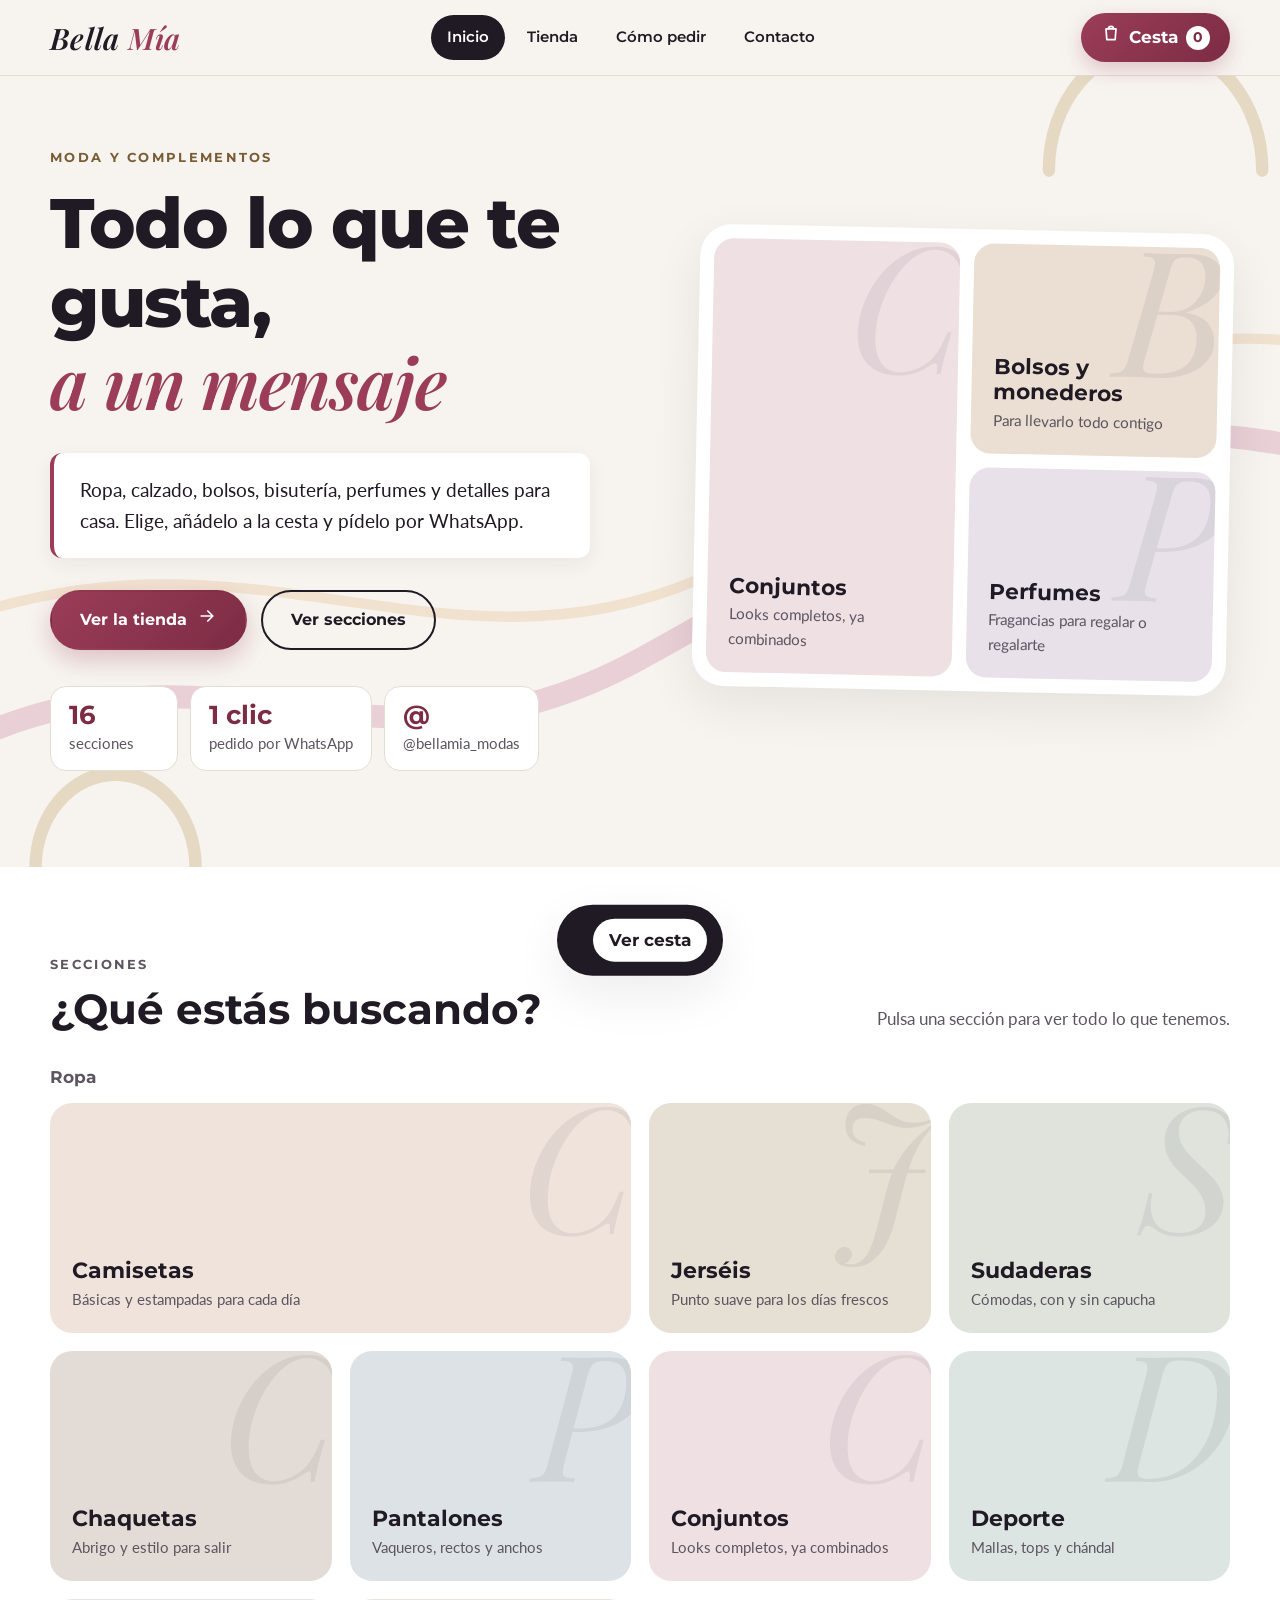
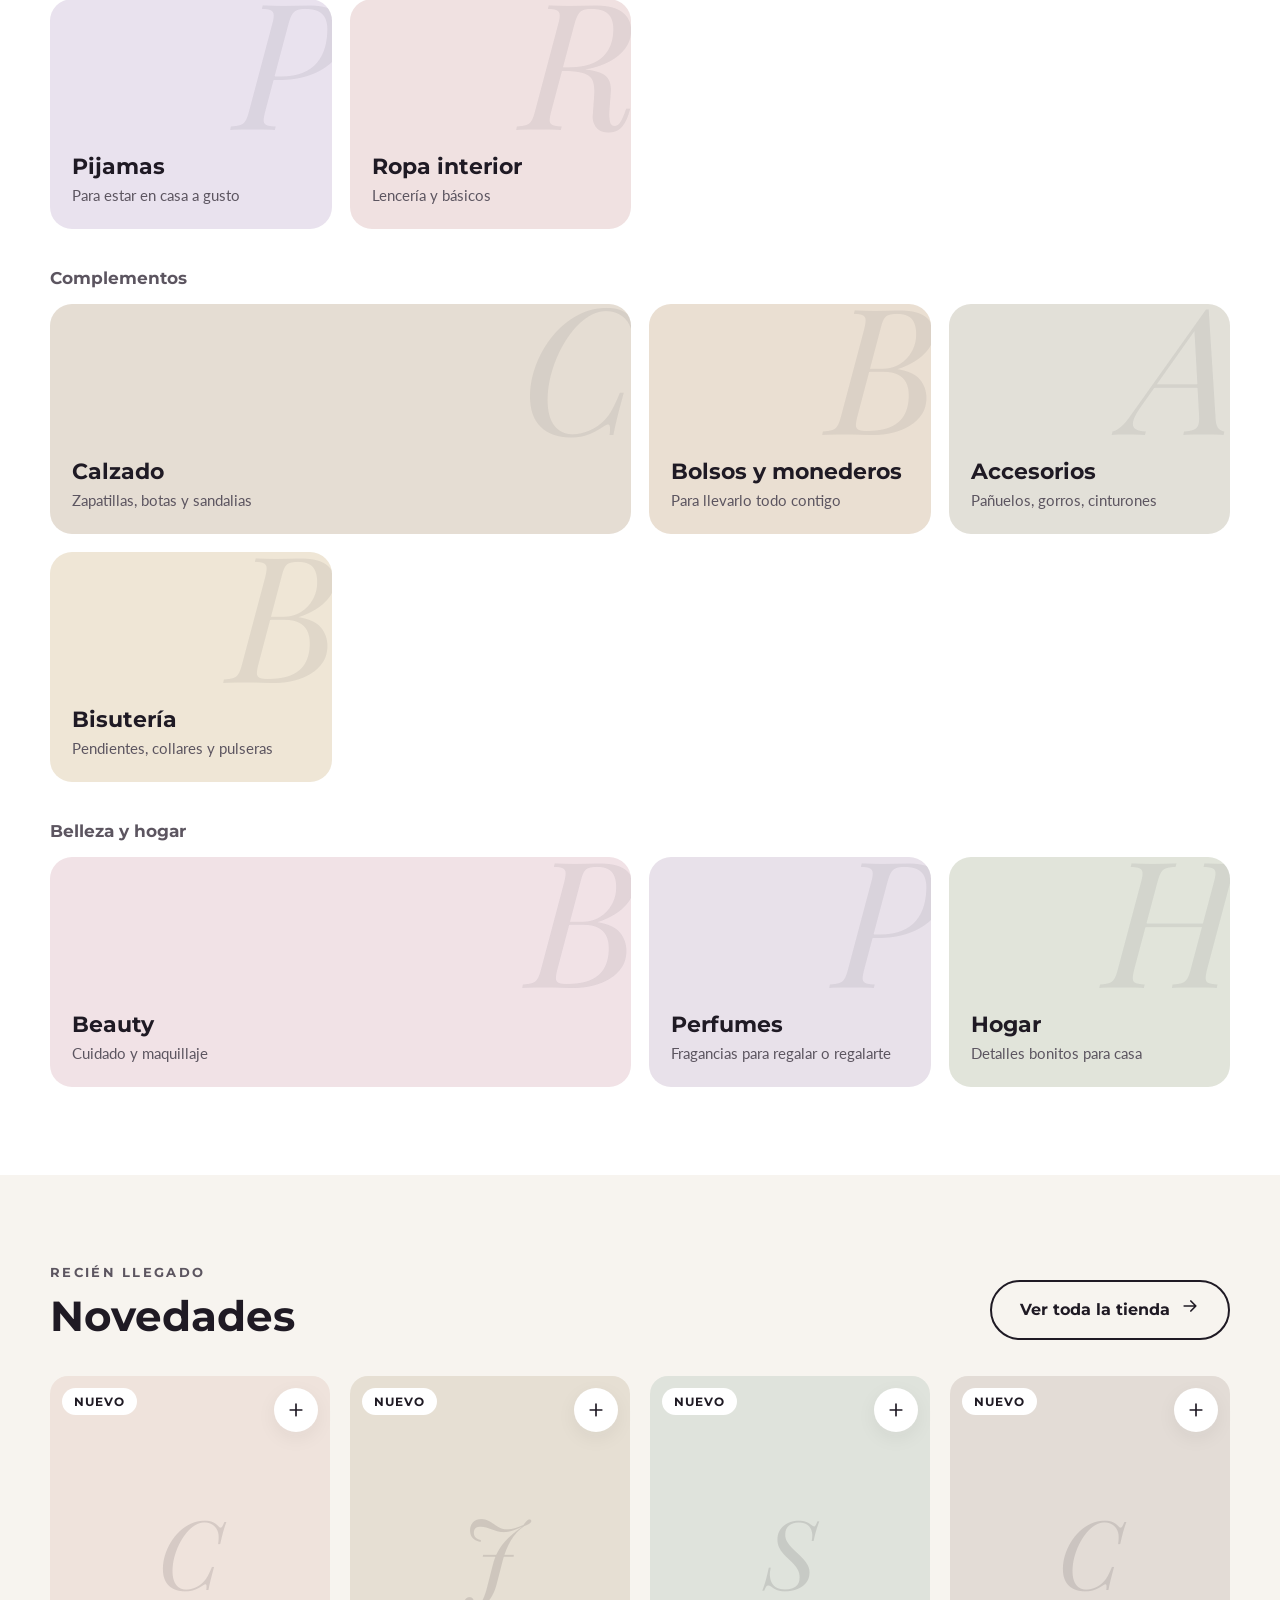
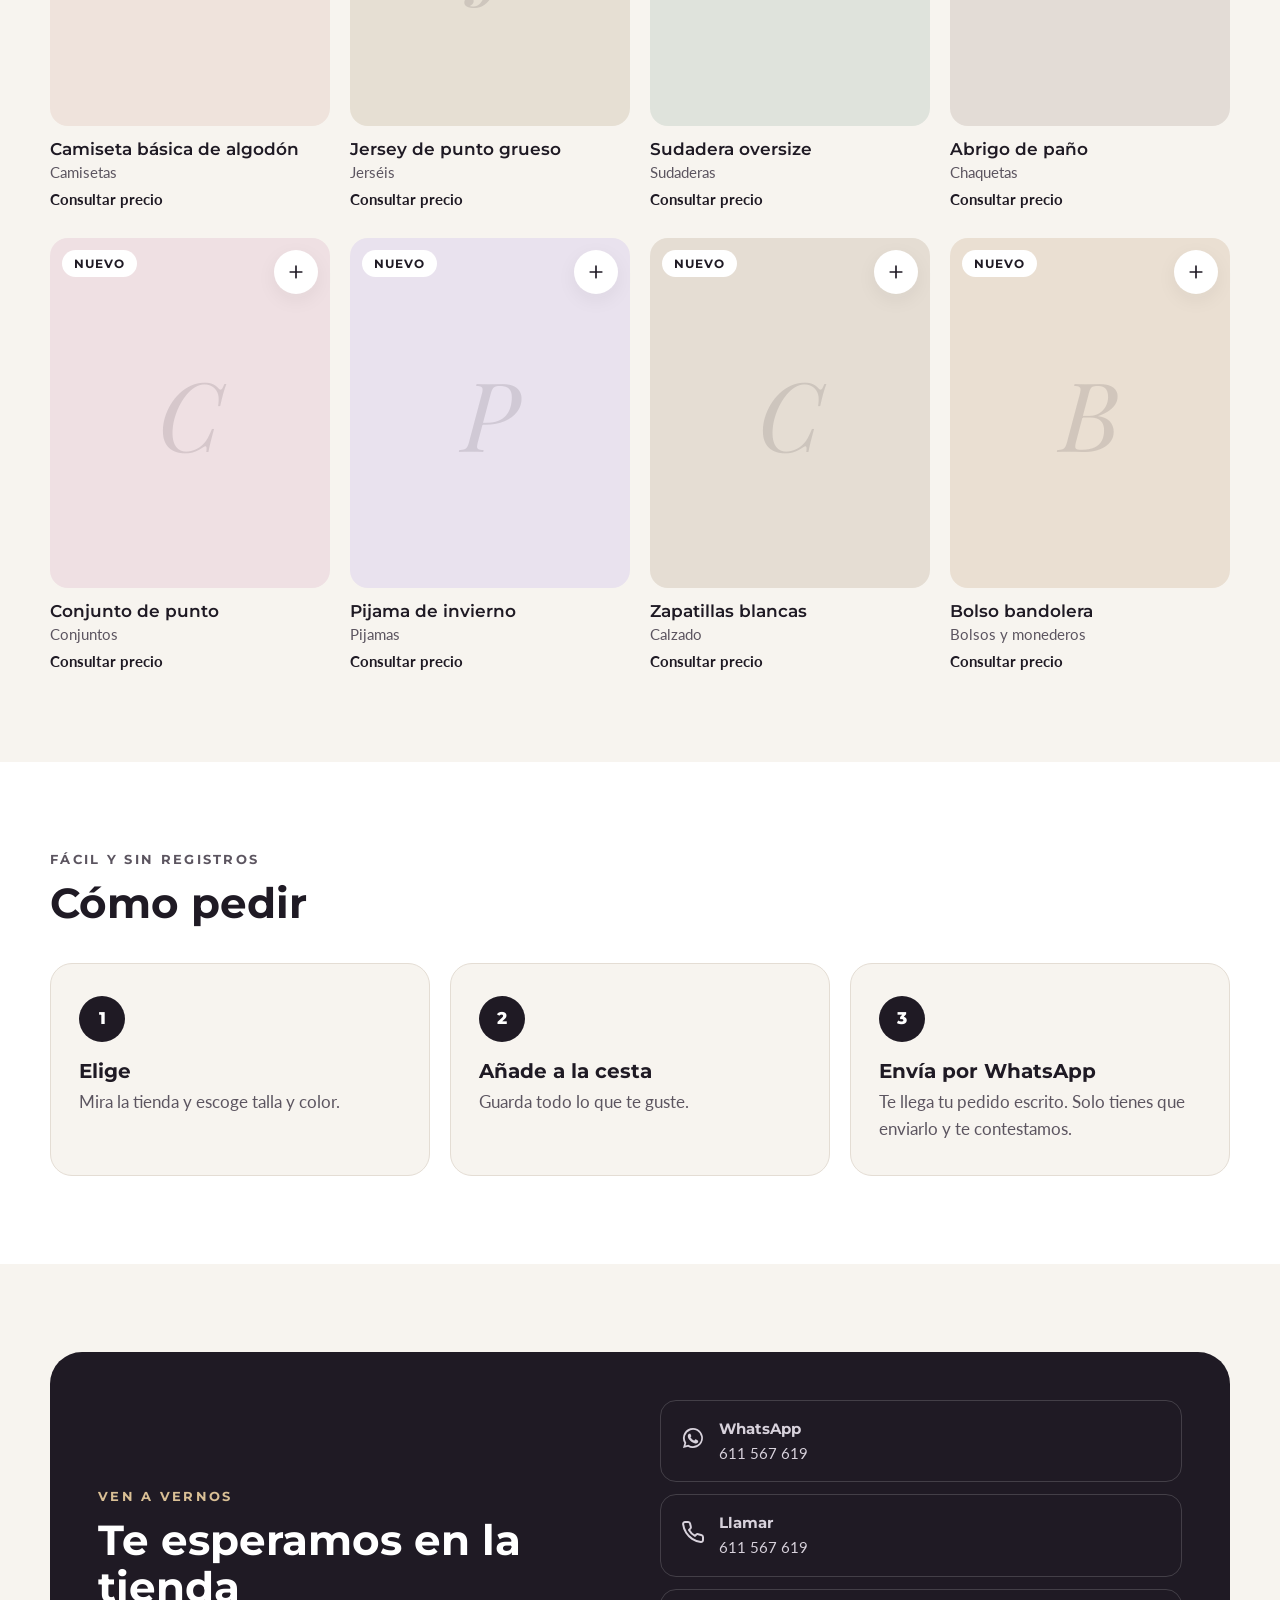
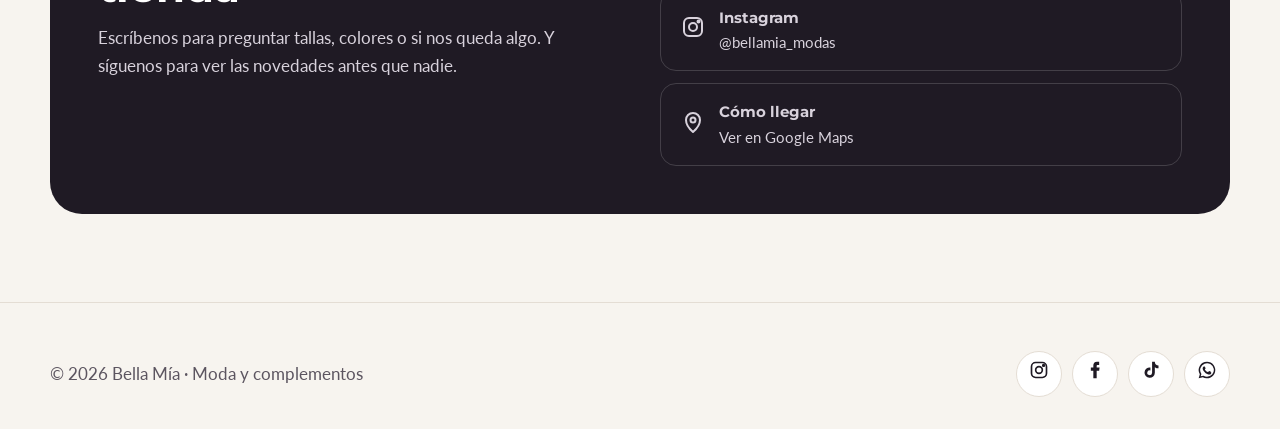
<file: index.html>
<!DOCTYPE html>
<html lang="es">
<head>
    <meta charset="UTF-8">
    <meta name="viewport" content="width=device-width, initial-scale=1.0">
    <title>Bella Mía | Moda y complementos</title>
    <meta name="description" content="Bella Mía: ropa, calzado, bolsos, bisutería, perfumes y hogar. Elige lo que te guste y pídelo por WhatsApp.">
    <meta name="theme-color" content="#f7f4ef">
    <link rel="icon" href="img/favicon.svg" type="image/svg+xml">
    <link rel="preconnect" href="https://fonts.googleapis.com">
    <link rel="preconnect" href="https://fonts.gstatic.com" crossorigin>
    <link href="https://fonts.googleapis.com/css2?family=Lato:wght@400;700&family=Montserrat:wght@600;700;800&family=Playfair+Display:ital,wght@1,600&display=swap" rel="stylesheet">
    <link rel="stylesheet" href="css/estilos.css">
</head>
<body>
    <a class="saltar" href="#contenido">Saltar al contenido</a>

    <header class="cabecera">
        <div class="contenedor">
            <a class="logo" href="index.html" aria-label="Bella Mía, ir al inicio">Bella <span>Mía</span></a>
            <nav aria-label="Principal">
                <ul class="menu" id="menu">
                    <li><a href="index.html" aria-current="page">Inicio</a></li>
                    <li><a href="tienda.html">Tienda</a></li>
                    <li><a href="index.html#como-pedir">Cómo pedir</a></li>
                    <li><a href="index.html#contacto">Contacto</a></li>
                </ul>
            </nav>
            <button type="button" class="boton-cesta" data-abrir-cesta aria-label="Abrir la cesta">
                <span data-icono="bolsa"></span><span class="texto-cesta">Cesta</span><span class="contador" aria-hidden="true">0</span>
            </button>
            <button type="button" class="boton-menu" aria-expanded="false" aria-controls="menu" aria-label="Menú">
                <svg viewBox="0 0 24 24" fill="none" stroke="currentColor" stroke-width="2" stroke-linecap="round" aria-hidden="true"><path d="M4 7h16M4 12h16M4 17h16"/></svg>
            </button>
        </div>
    </header>

    <main id="contenido">
        <section class="portada" aria-labelledby="titulo-portada">
            <svg class="curvas" viewBox="0 0 1440 760" preserveAspectRatio="none" aria-hidden="true" focusable="false">
                <path d="M-40 640 C 260 520, 420 700, 720 560 S 1180 300, 1480 360" fill="none" stroke="#e9cfd6" stroke-width="22" stroke-linecap="round"/>
                <path d="M-40 520 C 300 420, 520 600, 820 470 S 1240 220, 1500 260" fill="none" stroke="#f1e2d0" stroke-width="10" stroke-linecap="round"/>
                <path d="M1180 -20 a 120 120 0 0 1 240 0" fill="none" stroke="#e6d9c4" stroke-width="14" stroke-linecap="round" transform="translate(0 110)"/>
                <path d="M40 760 a 90 90 0 0 1 180 0" fill="none" stroke="#e6d9c4" stroke-width="14" stroke-linecap="round"/>
            </svg>
            <div class="contenedor">
                <div>
                    <p class="etiqueta sube">Moda y complementos</p>
                    <h1 id="titulo-portada" class="sube sube-2">Todo lo que te gusta,<br><em>a un mensaje</em></h1>
                    <p class="intro sube sube-3">Ropa, calzado, bolsos, bisutería, perfumes y detalles para casa. Elige, añádelo a la cesta y pídelo por WhatsApp.</p>
                    <div class="acciones sube sube-4">
                        <a class="boton boton-principal" href="tienda.html">Ver la tienda <span data-icono="flecha"></span></a>
                        <a class="boton boton-borde" href="#secciones-titulo">Ver secciones</a>
                    </div>
                    <ul class="datos" aria-label="Bella Mía en datos">
                        <li><strong data-total-secciones>16</strong><span>secciones</span></li>
                        <li><strong>1 clic</strong><span>pedido por WhatsApp</span></li>
                        <li><strong>@</strong><span data-usuario>@bellamia_modas</span></li>
                    </ul>
                </div>
                <div class="mosaico" id="mosaico" aria-label="Algunas secciones de la tienda"></div>
            </div>
        </section>

        <section class="seccion seccion-blanca" aria-labelledby="secciones-titulo">
            <div class="contenedor">
                <div class="cabecera-seccion">
                    <div>
                        <p class="etiqueta">Secciones</p>
                        <h2 id="secciones-titulo">¿Qué estás buscando?</h2>
                    </div>
                    <p>Pulsa una sección para ver todo lo que tenemos.</p>
                </div>
                <div id="secciones"></div>
            </div>
        </section>

        <section class="seccion" aria-labelledby="novedades-titulo">
            <div class="contenedor">
                <div class="cabecera-seccion">
                    <div>
                        <p class="etiqueta">Recién llegado</p>
                        <h2 id="novedades-titulo">Novedades</h2>
                    </div>
                    <a class="boton boton-borde" href="tienda.html">Ver toda la tienda <span data-icono="flecha"></span></a>
                </div>
                <ul class="rejilla-productos" id="novedades"></ul>
            </div>
        </section>

        <section class="seccion seccion-blanca" id="como-pedir" aria-labelledby="pedir-titulo">
            <div class="contenedor">
                <div class="cabecera-seccion">
                    <div>
                        <p class="etiqueta">Fácil y sin registros</p>
                        <h2 id="pedir-titulo">Cómo pedir</h2>
                    </div>
                </div>
                <ol class="pasos">
                    <li><h3>Elige</h3><p>Mira la tienda y escoge talla y color.</p></li>
                    <li><h3>Añade a la cesta</h3><p>Guarda todo lo que te guste.</p></li>
                    <li><h3>Envía por WhatsApp</h3><p>Te llega tu pedido escrito. Solo tienes que enviarlo y te contestamos.</p></li>
                </ol>
            </div>
        </section>

        <section class="seccion" id="contacto" aria-labelledby="contacto-titulo">
            <div class="contenedor">
                <div class="visita">
                    <div>
                        <p class="etiqueta">Ven a vernos</p>
                        <h2 id="contacto-titulo">Te esperamos en la tienda</h2>
                        <p>Escríbenos para preguntar tallas, colores o si nos queda algo. Y síguenos para ver las novedades antes que nadie.</p>
                        <p data-horario></p>
                    </div>
                    <ul class="contactos">
                        <li><a data-wa href="#" target="_blank" rel="noopener noreferrer"><span data-icono="whatsapp"></span><span><strong>WhatsApp</strong><span data-tel-texto>611 567 619</span></span></a></li>
                        <li><a data-tel href="#"><span data-icono="telefono"></span><span><strong>Llamar</strong><span data-tel-texto>611 567 619</span></span></a></li>
                        <li><a data-red="instagram" href="#" target="_blank" rel="noopener noreferrer"><span data-icono="instagram"></span><span><strong>Instagram</strong><span data-usuario>@bellamia_modas</span></span></a></li>
                        <li><a data-mapa href="#" target="_blank" rel="noopener noreferrer"><span data-icono="ubicacion"></span><span><strong>Cómo llegar</strong><span data-direccion>Ver en Google Maps</span></span></a></li>
                    </ul>
                </div>
            </div>
        </section>
    </main>

    <footer class="pie">
        <div class="contenedor">
            <p>&copy; <span class="anio">2026</span> Bella Mía · Moda y complementos</p>
            <ul class="redes" aria-label="Redes sociales">
                <li><a data-red="instagram" href="#" target="_blank" rel="noopener noreferrer" aria-label="Instagram de Bella Mía (se abre en otra pestaña)"><span data-icono="instagram"></span></a></li>
                <li><a data-red="facebook" href="#" target="_blank" rel="noopener noreferrer" aria-label="Facebook de Bella Mía (se abre en otra pestaña)"><span data-icono="facebook"></span></a></li>
                <li><a data-red="tiktok" href="#" target="_blank" rel="noopener noreferrer" aria-label="TikTok de Bella Mía (se abre en otra pestaña)"><span data-icono="tiktok"></span></a></li>
                <li><a data-wa href="#" target="_blank" rel="noopener noreferrer" aria-label="Escribir por WhatsApp (se abre en otra pestaña)"><span data-icono="whatsapp"></span></a></li>
            </ul>
        </div>
    </footer>

    <script src="js/config.js"></script>
    <script src="js/catalogo.js"></script>
    <script src="js/app.js"></script>
</body>
</html>
</file>
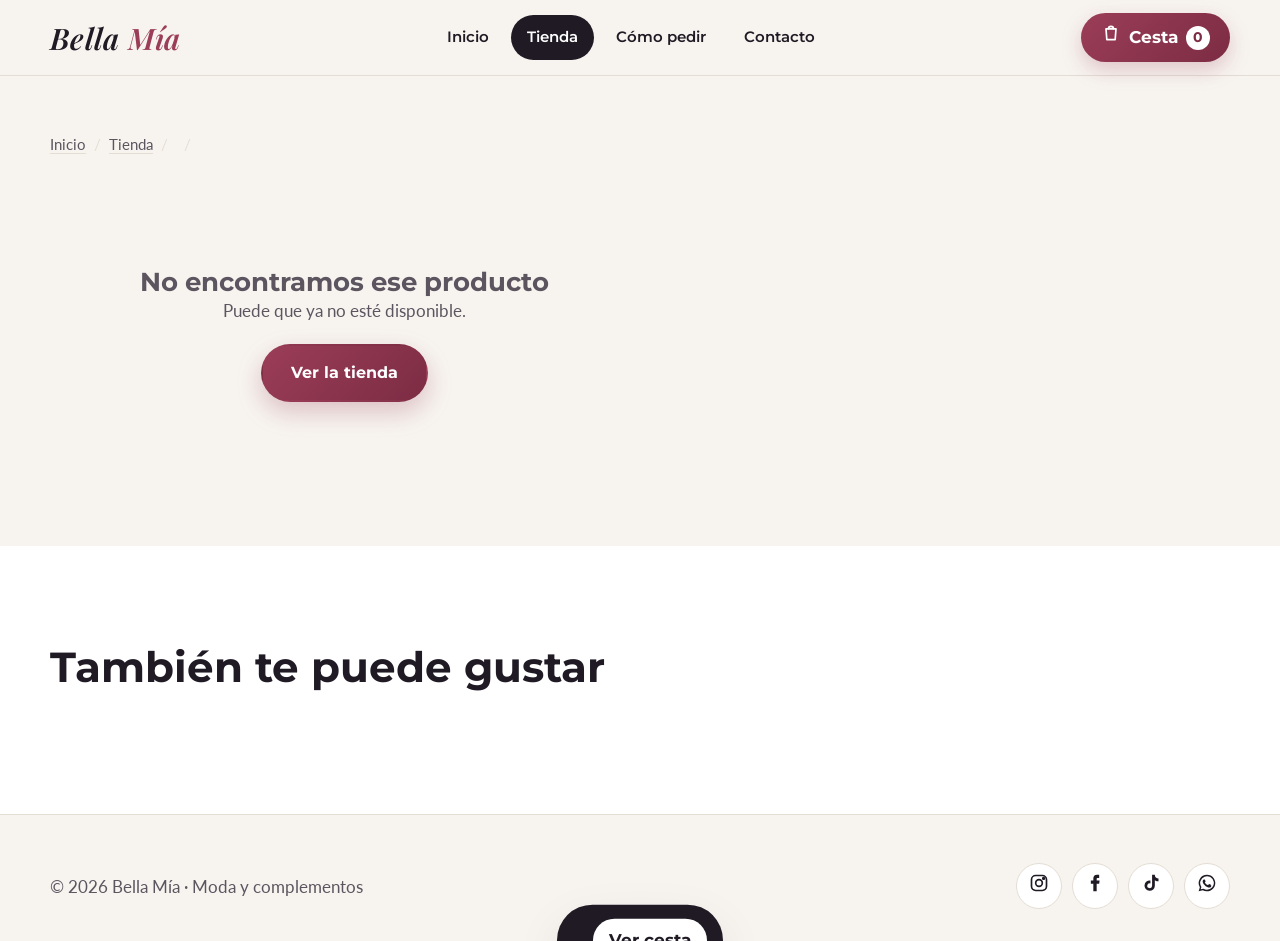
<file: producto.html>
<!DOCTYPE html>
<html lang="es">
<head>
    <meta charset="UTF-8">
    <meta name="viewport" content="width=device-width, initial-scale=1.0">
    <title>Producto | Bella Mía</title>
    <meta name="description" content="Producto de Bella Mía.">
    <meta name="theme-color" content="#f7f4ef">
    <link rel="icon" href="img/favicon.svg" type="image/svg+xml">
    <link rel="preconnect" href="https://fonts.googleapis.com">
    <link rel="preconnect" href="https://fonts.gstatic.com" crossorigin>
    <link href="https://fonts.googleapis.com/css2?family=Lato:wght@400;700&family=Montserrat:wght@600;700;800&family=Playfair+Display:ital,wght@1,600&display=swap" rel="stylesheet">
    <link rel="stylesheet" href="css/estilos.css">
</head>
<body>
    <a class="saltar" href="#contenido">Saltar al contenido</a>

    <header class="cabecera">
        <div class="contenedor">
            <a class="logo" href="index.html" aria-label="Bella Mía, ir al inicio">Bella <span>Mía</span></a>
            <nav aria-label="Principal">
                <ul class="menu" id="menu">
                    <li><a href="index.html">Inicio</a></li>
                    <li><a href="tienda.html" aria-current="page">Tienda</a></li>
                    <li><a href="index.html#como-pedir">Cómo pedir</a></li>
                    <li><a href="index.html#contacto">Contacto</a></li>
                </ul>
            </nav>
            <button type="button" class="boton-cesta" data-abrir-cesta aria-label="Abrir la cesta">
                <span data-icono="bolsa"></span><span class="texto-cesta">Cesta</span><span class="contador" aria-hidden="true">0</span>
            </button>
            <button type="button" class="boton-menu" aria-expanded="false" aria-controls="menu" aria-label="Menú">
                <svg viewBox="0 0 24 24" fill="none" stroke="currentColor" stroke-width="2" stroke-linecap="round" aria-hidden="true"><path d="M4 7h16M4 12h16M4 17h16"/></svg>
            </button>
        </div>
    </header>

    <main id="contenido">
        <div class="contenedor">
            <nav class="migas cabecera-pagina" aria-label="Estás en">
                <ol>
                    <li><a href="index.html">Inicio</a></li>
                    <li><a href="tienda.html">Tienda</a></li>
                    <li id="migaSeccion"></li>
                    <li id="migaProducto" aria-current="page"></li>
                </ol>
            </nav>
            <article class="ficha" id="ficha"></article>
        </div>
        <section class="seccion seccion-blanca" aria-labelledby="relacionados-titulo">
            <div class="contenedor">
                <div class="cabecera-seccion">
                    <h2 id="relacionados-titulo">También te puede gustar</h2>
                </div>
                <ul class="rejilla-productos" id="relacionados"></ul>
            </div>
        </section>
    </main>

    <footer class="pie">
        <div class="contenedor">
            <p>&copy; <span class="anio">2026</span> Bella Mía · Moda y complementos</p>
            <ul class="redes" aria-label="Redes sociales">
                <li><a data-red="instagram" href="#" target="_blank" rel="noopener noreferrer" aria-label="Instagram de Bella Mía (se abre en otra pestaña)"><span data-icono="instagram"></span></a></li>
                <li><a data-red="facebook" href="#" target="_blank" rel="noopener noreferrer" aria-label="Facebook de Bella Mía (se abre en otra pestaña)"><span data-icono="facebook"></span></a></li>
                <li><a data-red="tiktok" href="#" target="_blank" rel="noopener noreferrer" aria-label="TikTok de Bella Mía (se abre en otra pestaña)"><span data-icono="tiktok"></span></a></li>
                <li><a data-wa href="#" target="_blank" rel="noopener noreferrer" aria-label="Escribir por WhatsApp (se abre en otra pestaña)"><span data-icono="whatsapp"></span></a></li>
            </ul>
        </div>
    </footer>

    <script src="js/config.js"></script>
    <script src="js/catalogo.js"></script>
    <script src="js/app.js"></script>
</body>
</html>
</file>
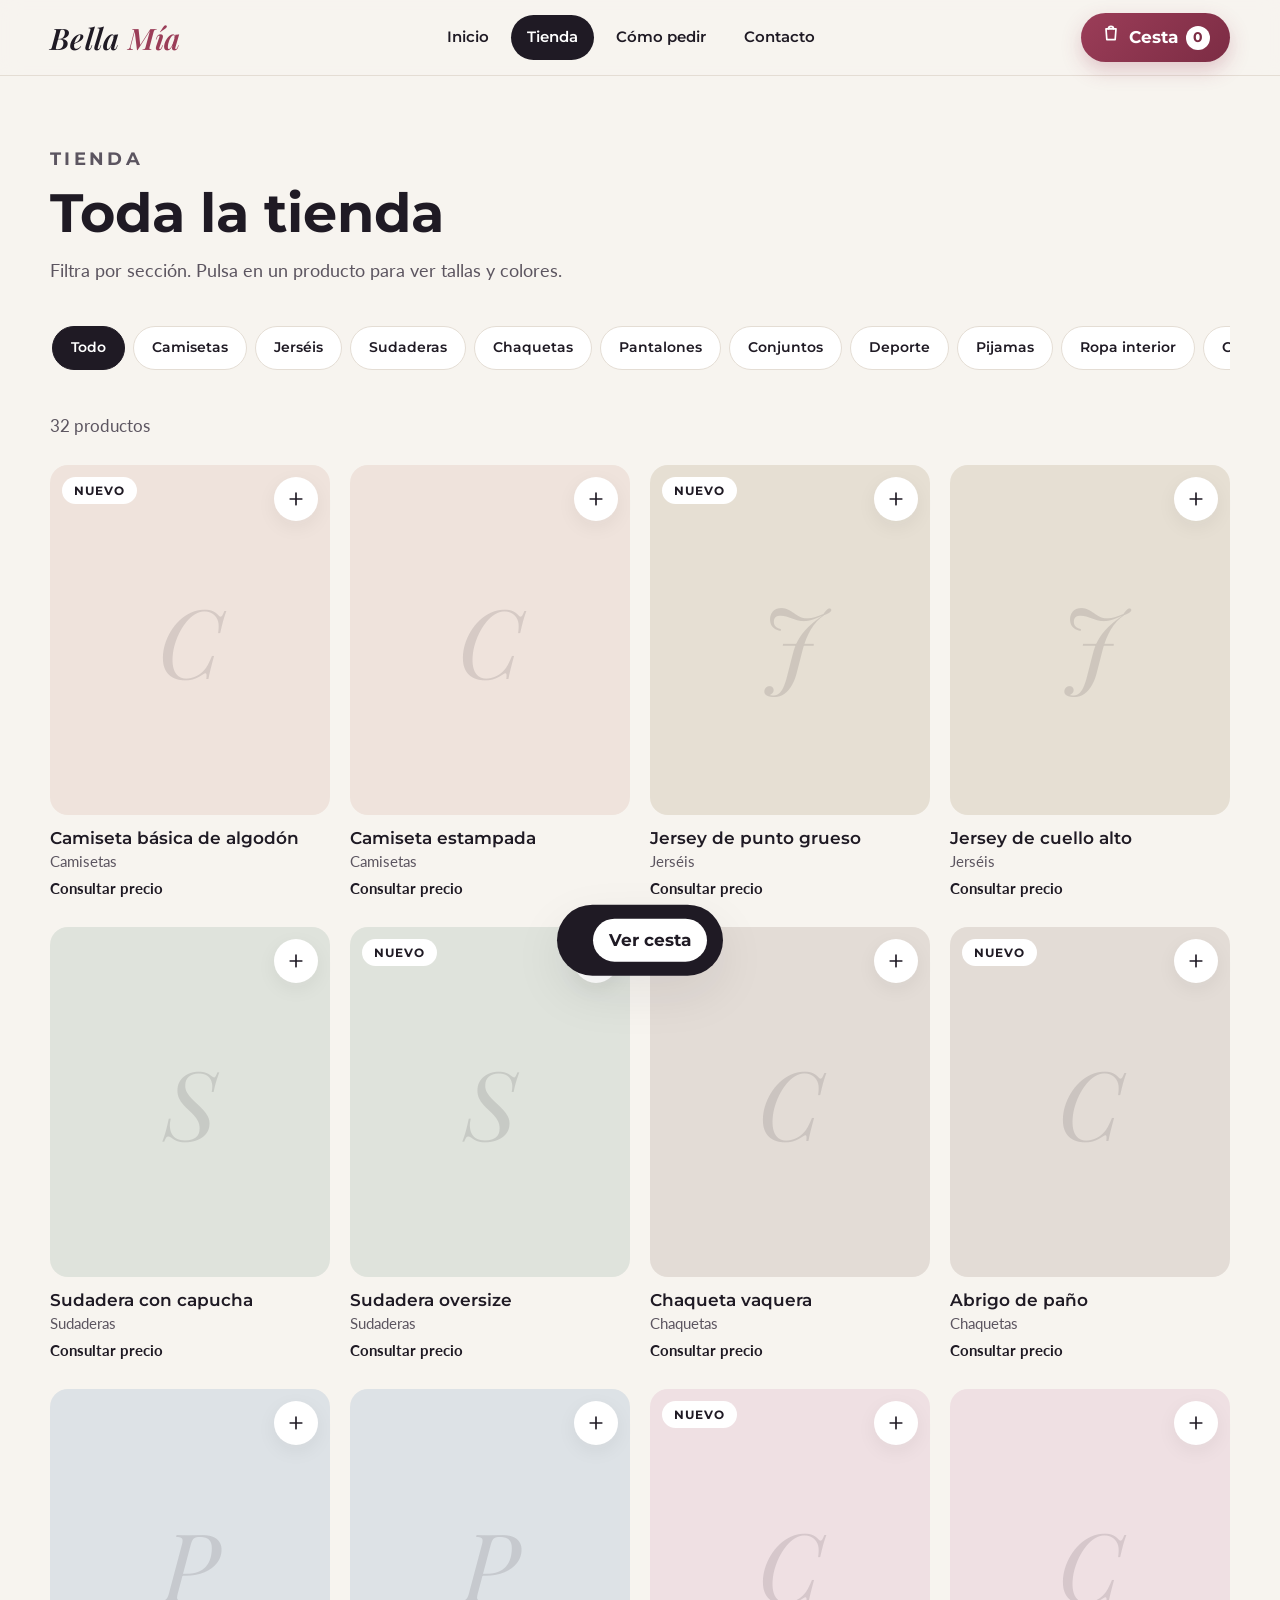
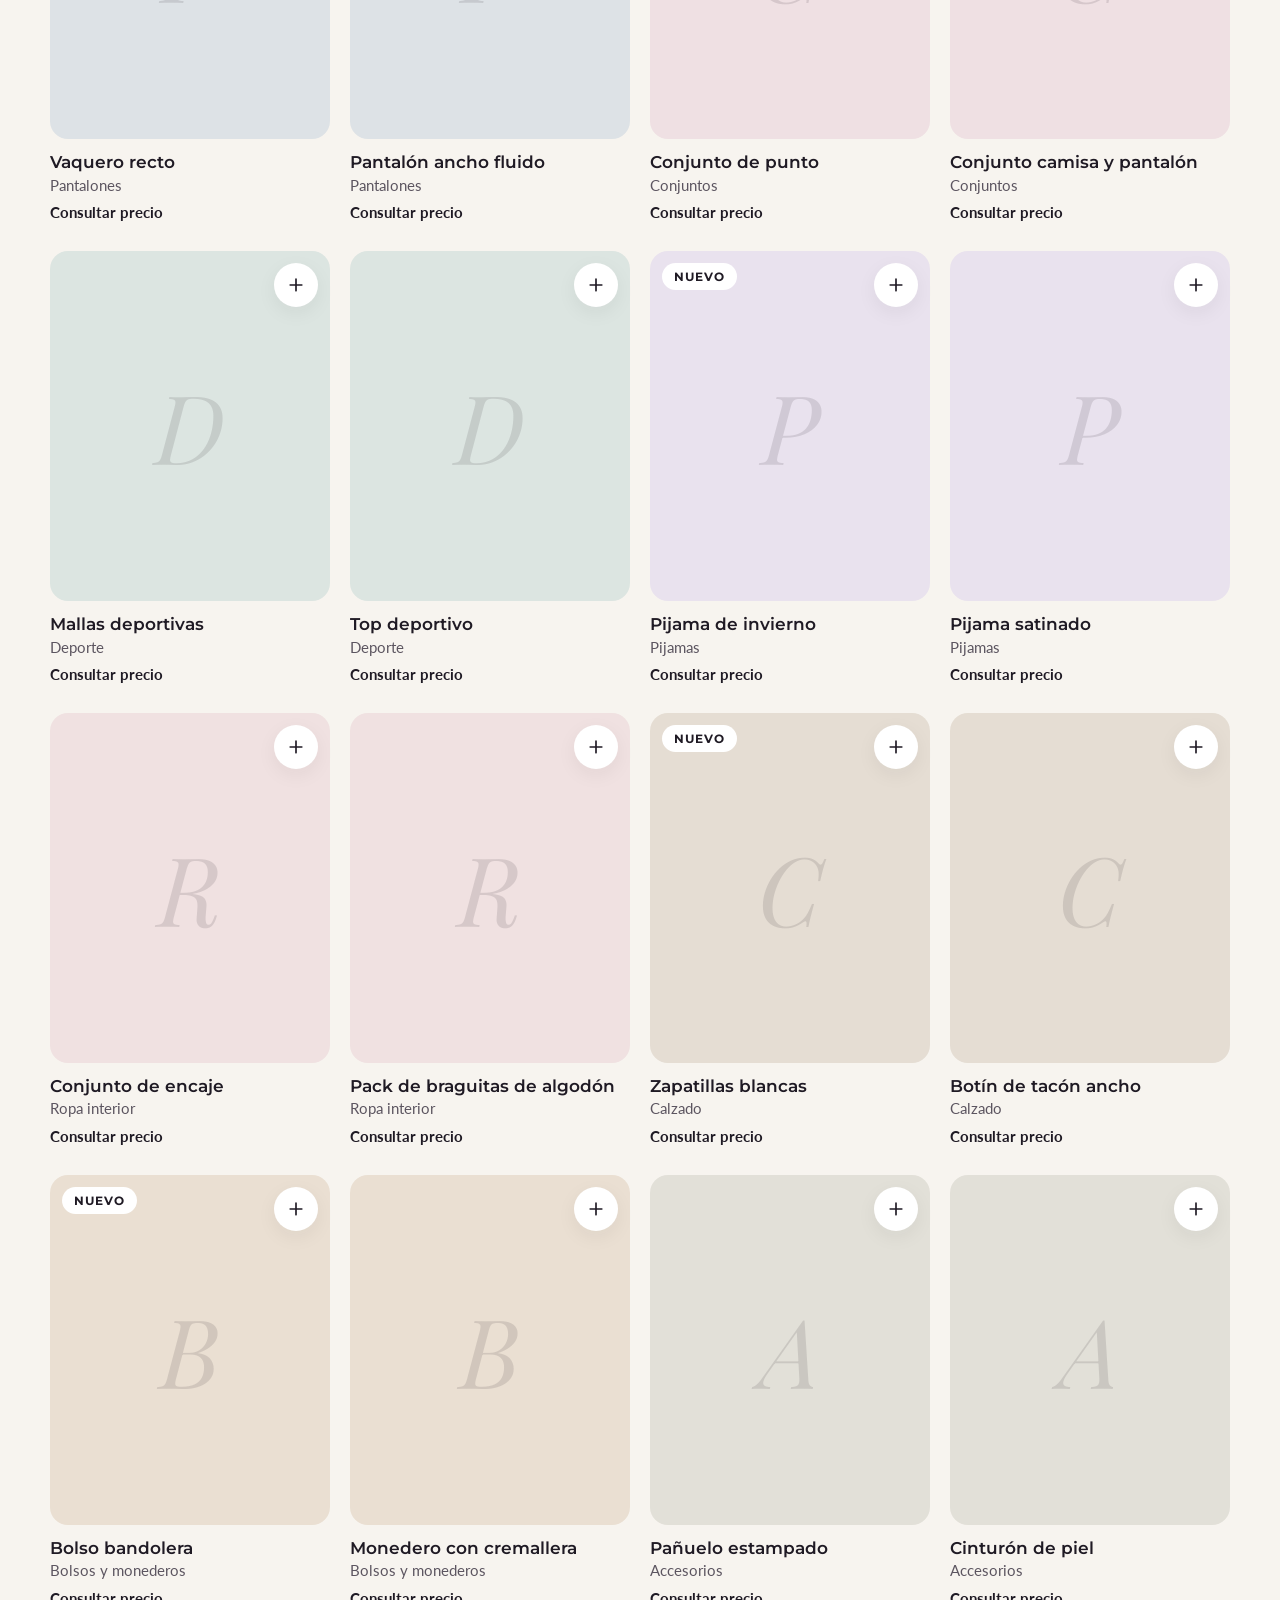
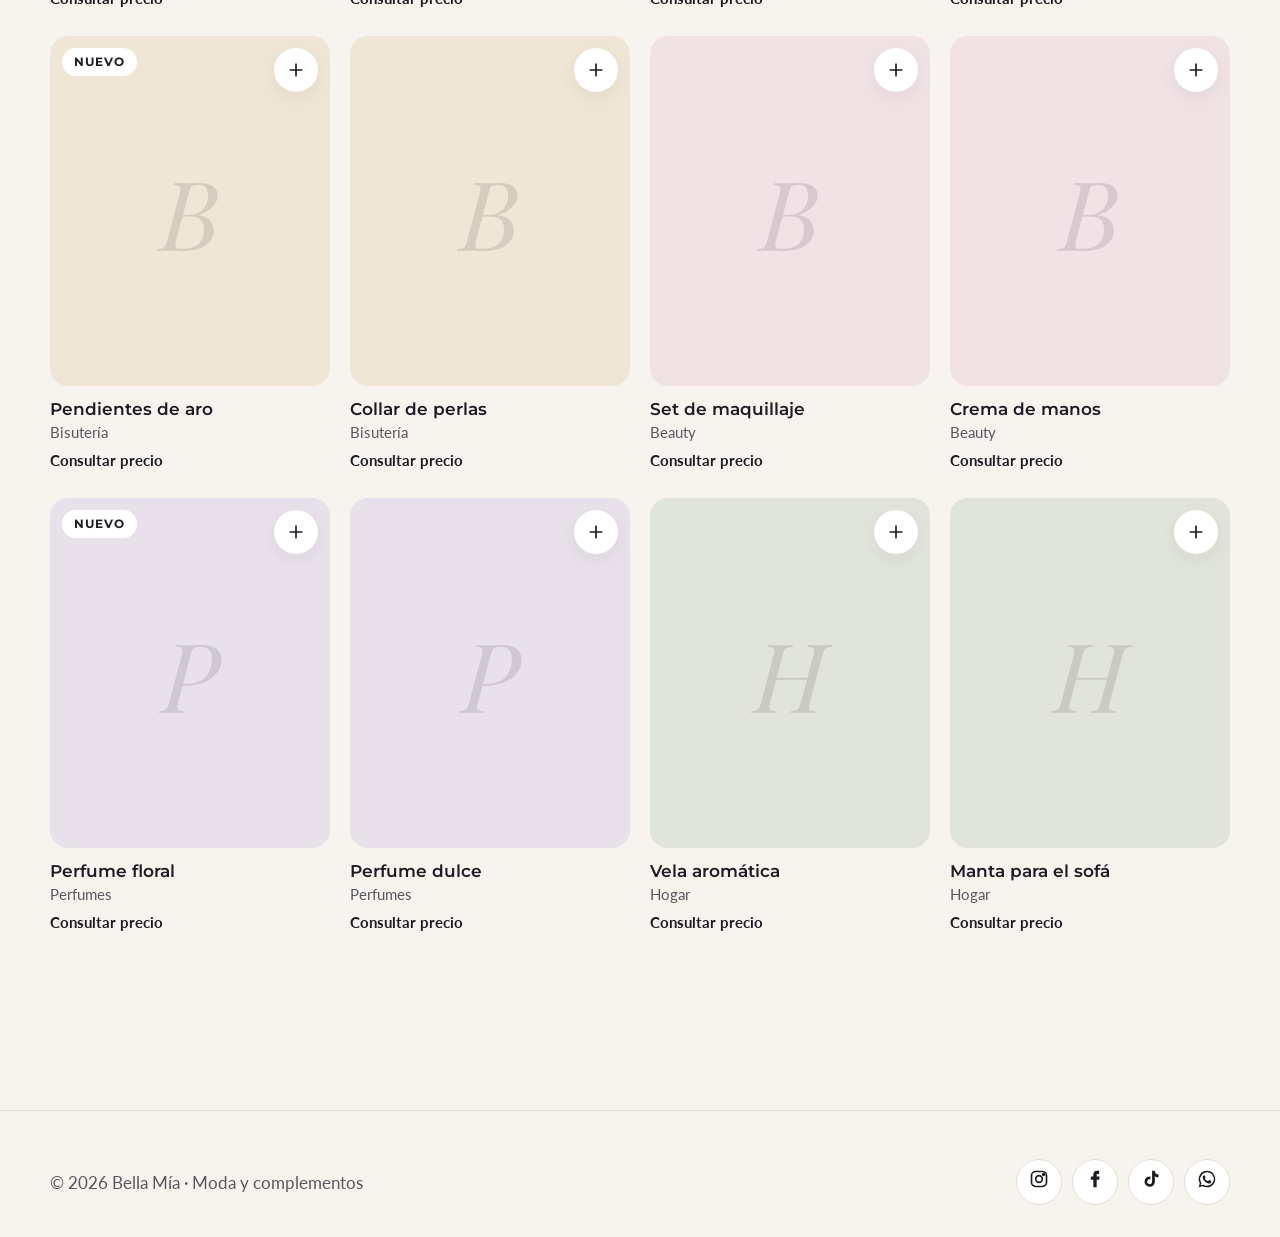
<file: tienda.html>
<!DOCTYPE html>
<html lang="es">
<head>
    <meta charset="UTF-8">
    <meta name="viewport" content="width=device-width, initial-scale=1.0">
    <title>Tienda | Bella Mía</title>
    <meta name="description" content="Toda la tienda de Bella Mía por secciones.">
    <meta name="theme-color" content="#f7f4ef">
    <link rel="icon" href="img/favicon.svg" type="image/svg+xml">
    <link rel="preconnect" href="https://fonts.googleapis.com">
    <link rel="preconnect" href="https://fonts.gstatic.com" crossorigin>
    <link href="https://fonts.googleapis.com/css2?family=Lato:wght@400;700&family=Montserrat:wght@600;700;800&family=Playfair+Display:ital,wght@1,600&display=swap" rel="stylesheet">
    <link rel="stylesheet" href="css/estilos.css">
</head>
<body>
    <a class="saltar" href="#contenido">Saltar al contenido</a>

    <header class="cabecera">
        <div class="contenedor">
            <a class="logo" href="index.html" aria-label="Bella Mía, ir al inicio">Bella <span>Mía</span></a>
            <nav aria-label="Principal">
                <ul class="menu" id="menu">
                    <li><a href="index.html">Inicio</a></li>
                    <li><a href="tienda.html" aria-current="page">Tienda</a></li>
                    <li><a href="index.html#como-pedir">Cómo pedir</a></li>
                    <li><a href="index.html#contacto">Contacto</a></li>
                </ul>
            </nav>
            <button type="button" class="boton-cesta" data-abrir-cesta aria-label="Abrir la cesta">
                <span data-icono="bolsa"></span><span class="texto-cesta">Cesta</span><span class="contador" aria-hidden="true">0</span>
            </button>
            <button type="button" class="boton-menu" aria-expanded="false" aria-controls="menu" aria-label="Menú">
                <svg viewBox="0 0 24 24" fill="none" stroke="currentColor" stroke-width="2" stroke-linecap="round" aria-hidden="true"><path d="M4 7h16M4 12h16M4 17h16"/></svg>
            </button>
        </div>
    </header>

    <main id="contenido">
        <section class="cabecera-pagina" aria-labelledby="tituloTienda">
            <div class="contenedor">
                <p class="etiqueta">Tienda</p>
                <h1 id="tituloTienda">Toda la tienda</h1>
                <p>Filtra por sección. Pulsa en un producto para ver tallas y colores.</p>
            </div>
        </section>
        <nav class="filtros" aria-label="Secciones de la tienda">
            <div class="contenedor">
                <ul id="filtros"></ul>
            </div>
        </nav>
        <section class="contenedor" aria-labelledby="tituloProductos">
            <h2 class="visualmente-oculto" id="tituloProductos">Productos</h2>
            <p class="resultado" id="resultado" role="status" aria-live="polite"></p>
            <ul class="rejilla-productos" id="listaProductos"></ul>
        </section>
        <div class="seccion"></div>
    </main>

    <footer class="pie">
        <div class="contenedor">
            <p>&copy; <span class="anio">2026</span> Bella Mía · Moda y complementos</p>
            <ul class="redes" aria-label="Redes sociales">
                <li><a data-red="instagram" href="#" target="_blank" rel="noopener noreferrer" aria-label="Instagram de Bella Mía (se abre en otra pestaña)"><span data-icono="instagram"></span></a></li>
                <li><a data-red="facebook" href="#" target="_blank" rel="noopener noreferrer" aria-label="Facebook de Bella Mía (se abre en otra pestaña)"><span data-icono="facebook"></span></a></li>
                <li><a data-red="tiktok" href="#" target="_blank" rel="noopener noreferrer" aria-label="TikTok de Bella Mía (se abre en otra pestaña)"><span data-icono="tiktok"></span></a></li>
                <li><a data-wa href="#" target="_blank" rel="noopener noreferrer" aria-label="Escribir por WhatsApp (se abre en otra pestaña)"><span data-icono="whatsapp"></span></a></li>
            </ul>
        </div>
    </footer>

    <script src="js/config.js"></script>
    <script src="js/catalogo.js"></script>
    <script src="js/app.js"></script>
</body>
</html>
</file>
<file: css/estilos.css>
/* ==========================================================
   Bella Mía · estilos
   Minimalista, claro y accesible (contraste AA, foco visible)
   ========================================================== */

:root {
    --fondo: #f7f4ef;
    --blanco: #ffffff;
    --tinta: #1f1a24;
    --gris: #5c5560;
    --linea: #e4ddd4;
    --acento: #9b3d58;
    --acento-oscuro: #7c2c44;
    --acento-suave: #f3e4e8;
    --oro: #7a5c34;
    --verde-wa: #1d7a46;
    --radio: 22px;
    --radio-sm: 12px;
    --sombra: 0 18px 50px rgba(31, 26, 36, .08);
    --sombra-sm: 0 6px 20px rgba(31, 26, 36, .06);
    --titulos: "Montserrat", "Segoe UI", Arial, sans-serif;
    --texto: "Lato", "Segoe UI", Arial, sans-serif;
    --serif: "Playfair Display", Georgia, serif;
    --alto-cabecera: 76px;
}

*,
*::before,
*::after {
    box-sizing: border-box;
}

html {
    scroll-behavior: smooth;
    scroll-padding-top: calc(var(--alto-cabecera) + 16px);
}

body {
    margin: 0;
    font-family: var(--texto);
    font-size: 1.0625rem;
    line-height: 1.6;
    color: var(--tinta);
    background-color: var(--fondo);
    -webkit-font-smoothing: antialiased;
}

img {
    display: block;
    max-width: 100%;
}

a {
    color: inherit;
}

h1, h2, h3 {
    font-family: var(--titulos);
    line-height: 1.12;
    margin: 0;
}

p {
    margin: 0;
}

button,
input,
select,
textarea {
    font: inherit;
    color: inherit;
}

/* Foco muy visible para quien navega con teclado */
:focus-visible {
    outline: 3px solid var(--acento);
    outline-offset: 3px;
    border-radius: 6px;
}

[hidden] {
    display: none !important;
}

.visualmente-oculto {
    position: absolute !important;
    width: 1px;
    height: 1px;
    overflow: hidden;
    clip: rect(0 0 0 0);
    white-space: nowrap;
}

/* Saltar al contenido (visible al tabular) */
.saltar {
    position: absolute;
    left: 16px;
    top: -60px;
    z-index: 100;
    padding: 10px 18px;
    border-radius: 999px;
    background: var(--tinta);
    color: var(--blanco);
    font-weight: 700;
    text-decoration: none;
}

.saltar:focus {
    top: 12px;
}

.contenedor {
    width: min(1180px, 100% - 48px);
    margin-inline: auto;
}

.etiqueta {
    font-family: var(--titulos);
    font-size: .8rem;
    font-weight: 700;
    letter-spacing: .18em;
    text-transform: uppercase;
    color: var(--oro);
}

.seccion {
    padding: 88px 0;
}

.seccion-blanca {
    background: var(--blanco);
}

.cabecera-seccion {
    display: flex;
    flex-wrap: wrap;
    justify-content: space-between;
    align-items: flex-end;
    gap: 16px 32px;
    margin-bottom: 36px;
}

.cabecera-seccion h2 {
    margin-top: 10px;
    font-size: clamp(1.9rem, 3.4vw, 2.6rem);
}

.cabecera-seccion p {
    max-width: 460px;
    color: var(--gris);
}

/* ---------- Botones ---------- */

.boton {
    display: inline-flex;
    align-items: center;
    justify-content: center;
    gap: 10px;
    min-height: 52px;
    padding: 14px 28px;
    border: 2px solid transparent;
    border-radius: 999px;
    font-family: var(--titulos);
    font-size: 1rem;
    font-weight: 700;
    text-decoration: none;
    cursor: pointer;
    transition: transform .2s, background-color .2s, box-shadow .2s, color .2s, border-color .2s;
}

.boton:hover {
    transform: translateY(-2px);
}

.boton svg {
    width: 20px;
    height: 20px;
    flex-shrink: 0;
}

.boton-principal {
    background: linear-gradient(135deg, var(--acento), var(--acento-oscuro));
    color: var(--blanco);
    box-shadow: 0 10px 24px rgba(155, 61, 88, .28);
}

.boton-borde {
    background: transparent;
    border-color: var(--tinta);
    color: var(--tinta);
}

.boton-borde:hover {
    background: var(--tinta);
    color: var(--blanco);
}

.boton-wa {
    background: var(--verde-wa);
    color: var(--blanco);
    box-shadow: 0 10px 24px rgba(29, 122, 70, .25);
}

.boton-wa:hover {
    background: #15623a;
}

.boton-bloque {
    width: 100%;
}

.boton[disabled] {
    opacity: .5;
    cursor: not-allowed;
    transform: none;
}

/* ---------- Cabecera ---------- */

.cabecera {
    position: sticky;
    top: 0;
    z-index: 40;
    height: var(--alto-cabecera);
    background: rgba(247, 244, 239, .92);
    backdrop-filter: blur(10px);
    border-bottom: 1px solid var(--linea);
}

.cabecera .contenedor {
    display: flex;
    align-items: center;
    gap: 24px;
    height: 100%;
}

.logo {
    font-family: var(--serif);
    font-size: 1.85rem;
    font-weight: 600;
    font-style: italic;
    text-decoration: none;
    letter-spacing: .01em;
    white-space: nowrap;
}

.logo span {
    color: var(--acento);
}

.cabecera nav {
    margin: 0 auto;
}

.menu {
    display: flex;
    gap: 6px;
    margin: 0;
    padding: 0;
    list-style: none;
}

.menu a {
    display: block;
    padding: 10px 16px;
    border-radius: 999px;
    font-family: var(--titulos);
    font-size: .95rem;
    font-weight: 600;
    text-decoration: none;
    transition: background-color .2s;
}

.menu a:hover {
    background: var(--acento-suave);
}

.menu a[aria-current="page"] {
    background: var(--tinta);
    color: var(--blanco);
}

.boton-cesta {
    position: relative;
    display: inline-flex;
    align-items: center;
    gap: 8px;
    min-height: 48px;
    padding: 10px 20px;
    border: 0;
    border-radius: 999px;
    background: linear-gradient(135deg, var(--acento), var(--acento-oscuro));
    color: var(--blanco);
    font-family: var(--titulos);
    font-weight: 700;
    cursor: pointer;
    box-shadow: 0 8px 20px rgba(155, 61, 88, .25);
}

.boton-cesta svg {
    width: 20px;
    height: 20px;
}

.contador {
    display: inline-grid;
    place-items: center;
    min-width: 24px;
    height: 24px;
    padding: 0 6px;
    border-radius: 999px;
    background: var(--blanco);
    color: var(--acento-oscuro);
    font-size: .85rem;
}

.boton-menu {
    display: none;
    width: 48px;
    height: 48px;
    border: 1px solid var(--linea);
    border-radius: 50%;
    background: var(--blanco);
    cursor: pointer;
}

.boton-menu svg {
    width: 22px;
    height: 22px;
    margin: auto;
}

/* ---------- Portada (muy visual) ---------- */

.portada {
    position: relative;
    overflow: hidden;
    padding: 72px 0 96px;
}

/* Curvas decorativas de fondo */
.curvas {
    position: absolute;
    inset: 0;
    width: 100%;
    height: 100%;
    pointer-events: none;
}

.portada .contenedor {
    position: relative;
    display: grid;
    grid-template-columns: 1.05fr .95fr;
    align-items: center;
    gap: 56px;
}

.portada h1 {
    margin: 16px 0 28px;
    font-size: clamp(2.6rem, 5.6vw, 4.4rem);
    font-weight: 800;
    letter-spacing: -.02em;
}

.portada h1 em {
    font-family: var(--serif);
    font-style: italic;
    font-weight: 600;
    color: var(--acento);
}

.intro {
    max-width: 540px;
    padding: 22px 26px;
    border-left: 4px solid var(--acento);
    border-radius: var(--radio-sm);
    background: var(--blanco);
    box-shadow: var(--sombra-sm);
    font-size: 1.2rem;
}

.acciones {
    display: flex;
    flex-wrap: wrap;
    gap: 14px;
    margin-top: 32px;
}

.datos {
    display: flex;
    flex-wrap: wrap;
    gap: 12px;
    margin: 36px 0 0;
    padding: 0;
    list-style: none;
}

.datos li {
    min-width: 128px;
    padding: 14px 18px;
    border: 1px solid var(--linea);
    border-radius: 16px;
    background: var(--blanco);
}

.datos strong {
    display: block;
    font-family: var(--titulos);
    font-size: 1.6rem;
    color: var(--acento-oscuro);
    line-height: 1.1;
}

.datos span {
    overflow-wrap: anywhere;
    color: var(--gris);
    font-size: .95rem;
}

/* Mosaico de secciones a la derecha */
.mosaico {
    display: grid;
    grid-template-columns: 1fr 1fr;
    grid-template-rows: 210px 210px;
    gap: 14px;
    padding: 14px;
    border-radius: 32px;
    background: var(--blanco);
    box-shadow: var(--sombra);
    transform: rotate(1.2deg);
}

.mosaico .pieza:first-child {
    grid-row: span 2;
}

.mosaico .pieza {
    border-radius: 20px;
}

/* ---------- Tarjeta de sección / foto (con o sin imagen) ---------- */

.pieza {
    position: relative;
    display: flex;
    align-items: flex-end;
    overflow: hidden;
    border-radius: var(--radio);
    background-color: var(--tono, var(--acento-suave));
    text-decoration: none;
    isolation: isolate;
}

.pieza img {
    position: absolute;
    inset: 0;
    width: 100%;
    height: 100%;
    object-fit: cover;
    z-index: -2;
    transition: transform .6s ease;
}

/* Sin foto: dibujo suave con la inicial */
.pieza .inicial {
    position: absolute;
    right: -8px;
    top: -30px;
    z-index: -2;
    font-family: var(--serif);
    font-size: 11rem;
    font-style: italic;
    line-height: 1;
    color: rgba(31, 26, 36, .07);
    transition: transform .6s ease;
}

.pieza.con-foto::after {
    content: "";
    position: absolute;
    inset: 0;
    z-index: -1;
    background: linear-gradient(transparent 40%, rgba(20, 14, 20, .72));
}

.pieza .pie-pieza {
    width: 100%;
    padding: 22px;
}

.titulo-pieza {
    display: block;
    margin: 0;
    font-family: var(--titulos);
    font-size: 1.35rem;
    font-weight: 700;
    line-height: 1.15;
    color: var(--tinta);
}

.texto-pieza {
    display: block;
    margin-top: 4px;
    color: var(--gris);
    font-size: .95rem;
}

.pieza.con-foto .titulo-pieza,
.pieza.con-foto .texto-pieza {
    color: var(--blanco);
}

.pieza .flecha {
    position: absolute;
    right: 18px;
    top: 18px;
    display: grid;
    place-items: center;
    width: 40px;
    height: 40px;
    border-radius: 50%;
    background: var(--blanco);
    color: var(--tinta);
    transform: scale(.85);
    opacity: 0;
    transition: opacity .3s, transform .3s;
}

.pieza .flecha svg {
    width: 18px;
    height: 18px;
}

a.pieza:hover img,
a.pieza:hover .inicial,
a.pieza:focus-visible img {
    transform: scale(1.06);
}

a.pieza:hover .flecha,
a.pieza:focus-visible .flecha {
    opacity: 1;
    transform: scale(1);
}

/* Rejilla de secciones */
.grupo-titulo {
    margin: 40px 0 16px;
    font-size: 1.05rem;
    font-weight: 700;
    color: var(--gris);
}

.grupo-titulo:first-of-type {
    margin-top: 0;
}

.rejilla-secciones {
    display: grid;
    grid-template-columns: repeat(4, 1fr);
    grid-auto-rows: 230px;
    gap: 18px;
    margin: 0;
    padding: 0;
    list-style: none;
}

.rejilla-secciones li {
    display: flex;
}

.rejilla-secciones .pieza {
    flex: 1;
}

.rejilla-secciones li.grande {
    grid-column: span 2;
}

/* ---------- Productos ---------- */

.rejilla-productos {
    display: grid;
    grid-template-columns: repeat(4, 1fr);
    gap: 26px 20px;
    margin: 0;
    padding: 0;
    list-style: none;
}

.producto {
    position: relative;
    display: flex;
    flex-direction: column;
}

.producto .foto {
    position: relative;
    aspect-ratio: 4 / 5;
    overflow: hidden;
    border-radius: 18px;
    background-color: var(--tono, var(--acento-suave));
}

.producto .foto img {
    width: 100%;
    height: 100%;
    object-fit: cover;
    transition: transform .6s ease;
}

.producto .foto .inicial {
    position: absolute;
    inset: 0;
    display: grid;
    place-items: center;
    font-family: var(--serif);
    font-size: 6rem;
    font-style: italic;
    color: rgba(31, 26, 36, .12);
}

.producto .marca-nuevo {
    position: absolute;
    left: 12px;
    top: 12px;
    padding: 4px 12px;
    border-radius: 999px;
    background: var(--blanco);
    font-family: var(--titulos);
    font-size: .75rem;
    font-weight: 700;
    letter-spacing: .08em;
    text-transform: uppercase;
}

.producto h3 {
    margin-top: 14px;
    font-size: 1.05rem;
    font-weight: 600;
}

/* Todo el producto es un enlace */
.producto h3 a {
    text-decoration: none;
}

.producto h3 a::after {
    content: "";
    position: absolute;
    inset: 0;
    border-radius: 18px;
}

.producto .seccion-producto {
    margin: 2px 0 0;
}

.producto .seccion-producto,
.producto .precio {
    color: var(--gris);
    font-size: .92rem;
}

.producto .precio {
    margin-top: 4px;
    font-weight: 700;
    color: var(--tinta);
}

.producto:hover .foto img {
    transform: scale(1.05);
}

.producto:hover h3 a,
.producto:focus-within h3 a {
    color: var(--acento);
    text-decoration: underline;
    text-underline-offset: 4px;
}

.producto .anadir-rapido {
    position: absolute;
    z-index: 2;
    right: 12px;
    top: 12px;
    display: grid;
    place-items: center;
    width: 44px;
    height: 44px;
    border: 0;
    border-radius: 50%;
    background: var(--blanco);
    color: var(--tinta);
    cursor: pointer;
    box-shadow: var(--sombra-sm);
    transition: background-color .2s, color .2s;
}

.producto .anadir-rapido:hover {
    background: var(--acento);
    color: var(--blanco);
}

.producto .anadir-rapido svg {
    width: 20px;
    height: 20px;
}

/* ---------- Tienda: filtros ---------- */

.cabecera-pagina {
    padding: 56px 0 24px;
}

.cabecera-pagina h1 {
    margin-top: 10px;
    font-size: clamp(2.2rem, 4.6vw, 3.4rem);
}

.cabecera-pagina p {
    margin-top: 12px;
    max-width: 560px;
    color: var(--gris);
    font-size: 1.15rem;
}

.filtros {
    position: sticky;
    top: var(--alto-cabecera);
    z-index: 20;
    padding: 14px 0;
    background: rgba(247, 244, 239, .95);
    backdrop-filter: blur(8px);
}

.filtros ul {
    display: flex;
    gap: 8px;
    margin: 0;
    padding: 2px 2px 6px;
    overflow-x: auto;
    list-style: none;
    scrollbar-width: thin;
}

.filtros button {
    min-height: 44px;
    padding: 8px 18px;
    border: 1px solid var(--linea);
    border-radius: 999px;
    background: var(--blanco);
    font-family: var(--titulos);
    font-size: .9rem;
    font-weight: 600;
    white-space: nowrap;
    cursor: pointer;
    transition: background-color .2s, color .2s, border-color .2s;
}

.filtros button:hover {
    border-color: var(--tinta);
}

.filtros button[aria-pressed="true"] {
    background: var(--tinta);
    border-color: var(--tinta);
    color: var(--blanco);
}

.resultado {
    margin: 22px 0 26px;
    color: var(--gris);
}

/* ---------- Ficha de producto ---------- */

.migas ol {
    display: flex;
    flex-wrap: wrap;
    gap: 8px;
    margin: 0;
    padding: 0;
    list-style: none;
    color: var(--gris);
    font-size: .95rem;
}

.migas li + li::before {
    content: "/";
    margin-right: 8px;
    color: var(--linea);
}

.migas a {
    text-decoration-color: var(--linea);
    text-underline-offset: 3px;
}

.ficha {
    display: grid;
    grid-template-columns: 1.1fr 1fr;
    gap: 56px;
    align-items: start;
    padding: 32px 0 88px;
}

.galeria .principal {
    position: relative;
    aspect-ratio: 4 / 5;
    overflow: hidden;
    border-radius: var(--radio);
    background-color: var(--tono, var(--acento-suave));
}

.galeria .principal img {
    width: 100%;
    height: 100%;
    object-fit: cover;
}

.galeria .principal .inicial {
    position: absolute;
    inset: 0;
    display: grid;
    place-items: center;
    font-family: var(--serif);
    font-size: 12rem;
    font-style: italic;
    color: rgba(31, 26, 36, .1);
}

.miniaturas {
    display: flex;
    gap: 10px;
    margin-top: 12px;
}

.miniaturas button {
    width: 76px;
    height: 92px;
    padding: 0;
    overflow: hidden;
    border: 2px solid transparent;
    border-radius: 12px;
    cursor: pointer;
    background: var(--blanco);
}

.miniaturas button[aria-current="true"] {
    border-color: var(--acento);
}

.miniaturas img {
    width: 100%;
    height: 100%;
    object-fit: cover;
}

.info {
    position: sticky;
    top: calc(var(--alto-cabecera) + 24px);
}

.info h1 {
    margin: 10px 0 12px;
    font-size: clamp(2rem, 3.6vw, 2.8rem);
}

.info .precio-ficha {
    font-family: var(--titulos);
    font-size: 1.5rem;
    font-weight: 700;
}

.info .descripcion {
    margin: 18px 0 28px;
    color: var(--gris);
    font-size: 1.15rem;
}

.opciones {
    margin: 0 0 24px;
    padding: 0;
    border: 0;
}

.opciones legend {
    margin-bottom: 10px;
    font-family: var(--titulos);
    font-weight: 700;
}

.opciones .lista {
    display: flex;
    flex-wrap: wrap;
    gap: 8px;
}

.opciones input {
    position: absolute;
    opacity: 0;
    pointer-events: none;
}

.opciones label {
    display: inline-grid;
    place-items: center;
    min-width: 52px;
    min-height: 46px;
    padding: 8px 16px;
    border: 1px solid var(--linea);
    border-radius: 999px;
    background: var(--blanco);
    font-weight: 700;
    cursor: pointer;
    transition: border-color .2s, background-color .2s;
}

.opciones label:hover {
    border-color: var(--tinta);
}

.opciones input:checked + label {
    background: var(--tinta);
    border-color: var(--tinta);
    color: var(--blanco);
}

.opciones input:focus-visible + label {
    outline: 3px solid var(--acento);
    outline-offset: 3px;
}

.cantidad {
    display: inline-flex;
    align-items: center;
    border: 1px solid var(--linea);
    border-radius: 999px;
    background: var(--blanco);
}

.cantidad button {
    width: 46px;
    height: 46px;
    border: 0;
    background: none;
    font-size: 1.3rem;
    cursor: pointer;
    border-radius: 50%;
}

.cantidad output {
    min-width: 32px;
    text-align: center;
    font-weight: 700;
}

.fila-compra {
    display: flex;
    flex-wrap: wrap;
    gap: 12px;
    margin-bottom: 14px;
}

.fila-compra .boton {
    flex: 1;
}

.ventajas {
    display: grid;
    gap: 10px;
    margin: 28px 0 0;
    padding: 20px 0 0;
    border-top: 1px solid var(--linea);
    list-style: none;
    color: var(--gris);
}

.ventajas li {
    display: flex;
    gap: 10px;
    align-items: center;
}

.ventajas svg {
    width: 20px;
    height: 20px;
    color: var(--acento);
    flex-shrink: 0;
}

/* ---------- Cómo pedir ---------- */

.pasos {
    display: grid;
    grid-template-columns: repeat(3, 1fr);
    gap: 20px;
    margin: 0;
    padding: 0;
    list-style: none;
    counter-reset: paso;
}

.pasos li {
    position: relative;
    padding: 32px 28px;
    border: 1px solid var(--linea);
    border-radius: var(--radio);
    background: var(--fondo);
    counter-increment: paso;
}

.pasos li::before {
    content: counter(paso);
    display: grid;
    place-items: center;
    width: 46px;
    height: 46px;
    margin-bottom: 18px;
    border-radius: 50%;
    background: var(--tinta);
    color: var(--blanco);
    font-family: var(--titulos);
    font-weight: 800;
}

.pasos h3 {
    font-size: 1.25rem;
    margin-bottom: 6px;
}

.pasos p {
    color: var(--gris);
}

/* ---------- Visítanos ---------- */

.visita {
    display: grid;
    grid-template-columns: 1fr 1fr;
    gap: 40px;
    align-items: center;
    padding: 48px;
    border-radius: 32px;
    background: var(--tinta);
    color: var(--blanco);
}

.visita h2 {
    margin: 10px 0 14px;
    font-size: clamp(1.9rem, 3.4vw, 2.6rem);
}

.visita p {
    color: #d8d2dc;
}

.visita .etiqueta {
    color: #d9bf95;
}

.contactos {
    display: grid;
    gap: 12px;
    margin: 0;
    padding: 0;
    list-style: none;
}

.contactos a {
    display: flex;
    align-items: center;
    gap: 14px;
    padding: 16px 20px;
    border: 1px solid rgba(255, 255, 255, .16);
    border-radius: 16px;
    text-decoration: none;
    transition: background-color .2s, border-color .2s;
}

.contactos a:hover {
    background: rgba(255, 255, 255, .08);
    border-color: rgba(255, 255, 255, .4);
}

.contactos svg {
    width: 24px;
    height: 24px;
    flex-shrink: 0;
}

.contactos strong {
    display: block;
    font-family: var(--titulos);
}

.contactos span {
    color: #d8d2dc;
    font-size: .95rem;
}

/* ---------- Pie ---------- */

.pie {
    padding: 48px 0 32px;
    border-top: 1px solid var(--linea);
    color: var(--gris);
}

.pie .contenedor {
    display: flex;
    flex-wrap: wrap;
    justify-content: space-between;
    align-items: center;
    gap: 20px;
}

.redes {
    display: flex;
    gap: 10px;
    margin: 0;
    padding: 0;
    list-style: none;
}

.redes a {
    display: grid;
    place-items: center;
    width: 46px;
    height: 46px;
    border: 1px solid var(--linea);
    border-radius: 50%;
    background: var(--blanco);
    color: var(--tinta);
    transition: background-color .2s, color .2s;
}

.redes a:hover {
    background: var(--tinta);
    color: var(--blanco);
}

.redes svg {
    width: 20px;
    height: 20px;
}

/* ---------- Cesta (panel lateral) ---------- */

.cesta {
    position: fixed;
    inset: 0 0 0 auto;
    width: min(440px, 100%);
    max-height: none;
    height: 100%;
    margin: 0;
    padding: 0;
    border: 0;
    background: var(--blanco);
    color: var(--tinta);
    box-shadow: -20px 0 60px rgba(31, 26, 36, .15);
}

.cesta[open] {
    display: flex;
    flex-direction: column;
    animation: entrar .3s ease-out;
}

.cesta::backdrop {
    background: rgba(31, 26, 36, .45);
}

@keyframes entrar {
    from {
        transform: translateX(100%);
    }
    to {
        transform: translateX(0);
    }
}

.cesta-cabecera {
    display: flex;
    justify-content: space-between;
    align-items: center;
    padding: 22px 24px;
    border-bottom: 1px solid var(--linea);
}

.cesta-cabecera h2 {
    font-size: 1.5rem;
}

.cerrar {
    display: grid;
    place-items: center;
    width: 44px;
    height: 44px;
    border: 1px solid var(--linea);
    border-radius: 50%;
    background: var(--blanco);
    cursor: pointer;
}

.cerrar svg {
    width: 18px;
    height: 18px;
}

.cesta-cuerpo {
    flex: 1;
    overflow-y: auto;
    padding: 8px 24px;
}

.cesta-lista {
    margin: 0;
    padding: 0;
    list-style: none;
}

.cesta-item {
    display: grid;
    grid-template-columns: 72px 1fr auto;
    gap: 14px;
    align-items: center;
    padding: 16px 0;
    border-bottom: 1px solid var(--linea);
}

.cesta-item .mini {
    position: relative;
    width: 72px;
    height: 88px;
    overflow: hidden;
    border-radius: 12px;
    background-color: var(--tono, var(--acento-suave));
}

.cesta-item .mini img {
    width: 100%;
    height: 100%;
    object-fit: cover;
}

.cesta-item .mini span {
    position: absolute;
    inset: 0;
    display: grid;
    place-items: center;
    font-family: var(--serif);
    font-size: 2.2rem;
    font-style: italic;
    color: rgba(31, 26, 36, .18);
}

.cesta-item h3 {
    font-size: 1rem;
    font-weight: 600;
}

.cesta-item h3 a {
    text-decoration: none;
}

.cesta-item .detalle {
    color: var(--gris);
    font-size: .9rem;
}

.cesta-item .cantidad {
    margin-top: 8px;
}

.cesta-item .cantidad button {
    width: 36px;
    height: 36px;
    font-size: 1.1rem;
}

.quitar {
    align-self: start;
    display: grid;
    place-items: center;
    width: 40px;
    height: 40px;
    border: 0;
    border-radius: 50%;
    background: none;
    color: var(--gris);
    cursor: pointer;
}

.quitar:hover {
    background: var(--acento-suave);
    color: var(--acento-oscuro);
}

.quitar svg {
    width: 18px;
    height: 18px;
}

.cesta-vacia {
    padding: 56px 12px;
    text-align: center;
    color: var(--gris);
}

.cesta-vacia p {
    margin-bottom: 20px;
}

.cesta-pie {
    padding: 20px 24px 24px;
    border-top: 1px solid var(--linea);
    background: var(--fondo);
}

.cesta-pie .campo {
    margin-bottom: 12px;
}

.campo label {
    display: block;
    margin-bottom: 6px;
    font-family: var(--titulos);
    font-size: .9rem;
    font-weight: 700;
}

.campo input,
.campo select {
    width: 100%;
    min-height: 46px;
    padding: 10px 14px;
    border: 1px solid #b9b0a6;
    border-radius: 12px;
    background: var(--blanco);
}

.total {
    display: flex;
    justify-content: space-between;
    margin: 6px 0 14px;
    font-family: var(--titulos);
    font-weight: 700;
}

.nota {
    margin-top: 10px;
    color: var(--gris);
    font-size: .9rem;
    text-align: center;
}

.nota a {
    color: var(--acento-oscuro);
    font-weight: 700;
}

/* Aviso al añadir */
.aviso {
    position: fixed;
    left: 50%;
    bottom: 24px;
    z-index: 60;
    display: flex;
    align-items: center;
    gap: 14px;
    max-width: calc(100% - 32px);
    padding: 14px 16px 14px 22px;
    border-radius: 999px;
    background: var(--tinta);
    color: var(--blanco);
    box-shadow: var(--sombra);
    transform: translate(-50%, 140%);
    transition: transform .35s ease;
}

.aviso.visible {
    transform: translate(-50%, 0);
}

.aviso button {
    padding: 8px 16px;
    border: 0;
    border-radius: 999px;
    background: var(--blanco);
    color: var(--tinta);
    font-family: var(--titulos);
    font-weight: 700;
    cursor: pointer;
    white-space: nowrap;
}

/* ---------- Animación de entrada ---------- */

.sube {
    animation: subir .8s ease-out backwards;
}

.sube-2 { animation-delay: .12s; }
.sube-3 { animation-delay: .24s; }
.sube-4 { animation-delay: .36s; }

@keyframes subir {
    from {
        opacity: 0;
        transform: translateY(24px);
    }
    to {
        opacity: 1;
        transform: translateY(0);
    }
}

@media (prefers-reduced-motion: reduce) {
    *,
    *::before,
    *::after {
        animation: none !important;
        transition: none !important;
        scroll-behavior: auto !important;
    }
}

/* ---------- Responsive ---------- */

@media (max-width: 1024px) {
    .portada .contenedor,
    .ficha,
    .visita {
        grid-template-columns: 1fr;
    }

    .mosaico {
        transform: none;
        grid-template-rows: 170px 170px;
    }

    .rejilla-secciones,
    .rejilla-productos {
        grid-template-columns: repeat(3, 1fr);
    }

    .rejilla-secciones li.grande {
        grid-column: span 1;
    }

    .info {
        position: static;
    }
}

@media (max-width: 820px) {
    .boton-menu {
        display: grid;
        order: 3;
    }

    .boton-cesta .texto-cesta {
        display: none;
    }

    .menu {
        position: absolute;
        left: 16px;
        right: 16px;
        top: calc(var(--alto-cabecera) - 6px);
        flex-direction: column;
        padding: 10px;
        border: 1px solid var(--linea);
        border-radius: 18px;
        background: var(--blanco);
        box-shadow: var(--sombra);
        display: none;
    }

    .menu.abierto {
        display: flex;
    }

    .menu a {
        padding: 14px 16px;
    }

    .cabecera .contenedor {
        gap: 10px;
    }

    .logo {
        margin-right: auto;
    }

    .pasos {
        grid-template-columns: 1fr;
    }
}

@media (max-width: 640px) {
    .contenedor {
        width: min(1180px, 100% - 32px);
    }

    .seccion {
        padding: 64px 0;
    }

    .portada {
        padding: 40px 0 64px;
    }

    .rejilla-secciones {
        grid-template-columns: 1fr 1fr;
        grid-auto-rows: 170px;
        gap: 12px;
    }

    .rejilla-productos {
        grid-template-columns: 1fr 1fr;
        gap: 22px 12px;
    }

    .pieza .pie-pieza {
        padding: 14px;
    }

    .titulo-pieza {
        font-size: 1.05rem;
    }

    .texto-pieza {
        display: none;
    }

    .pieza .inicial {
        font-size: 7rem;
    }

    .visita {
        padding: 28px 20px;
    }

    .datos li {
        flex: 1;
        min-width: 0;
    }
}
</file>
